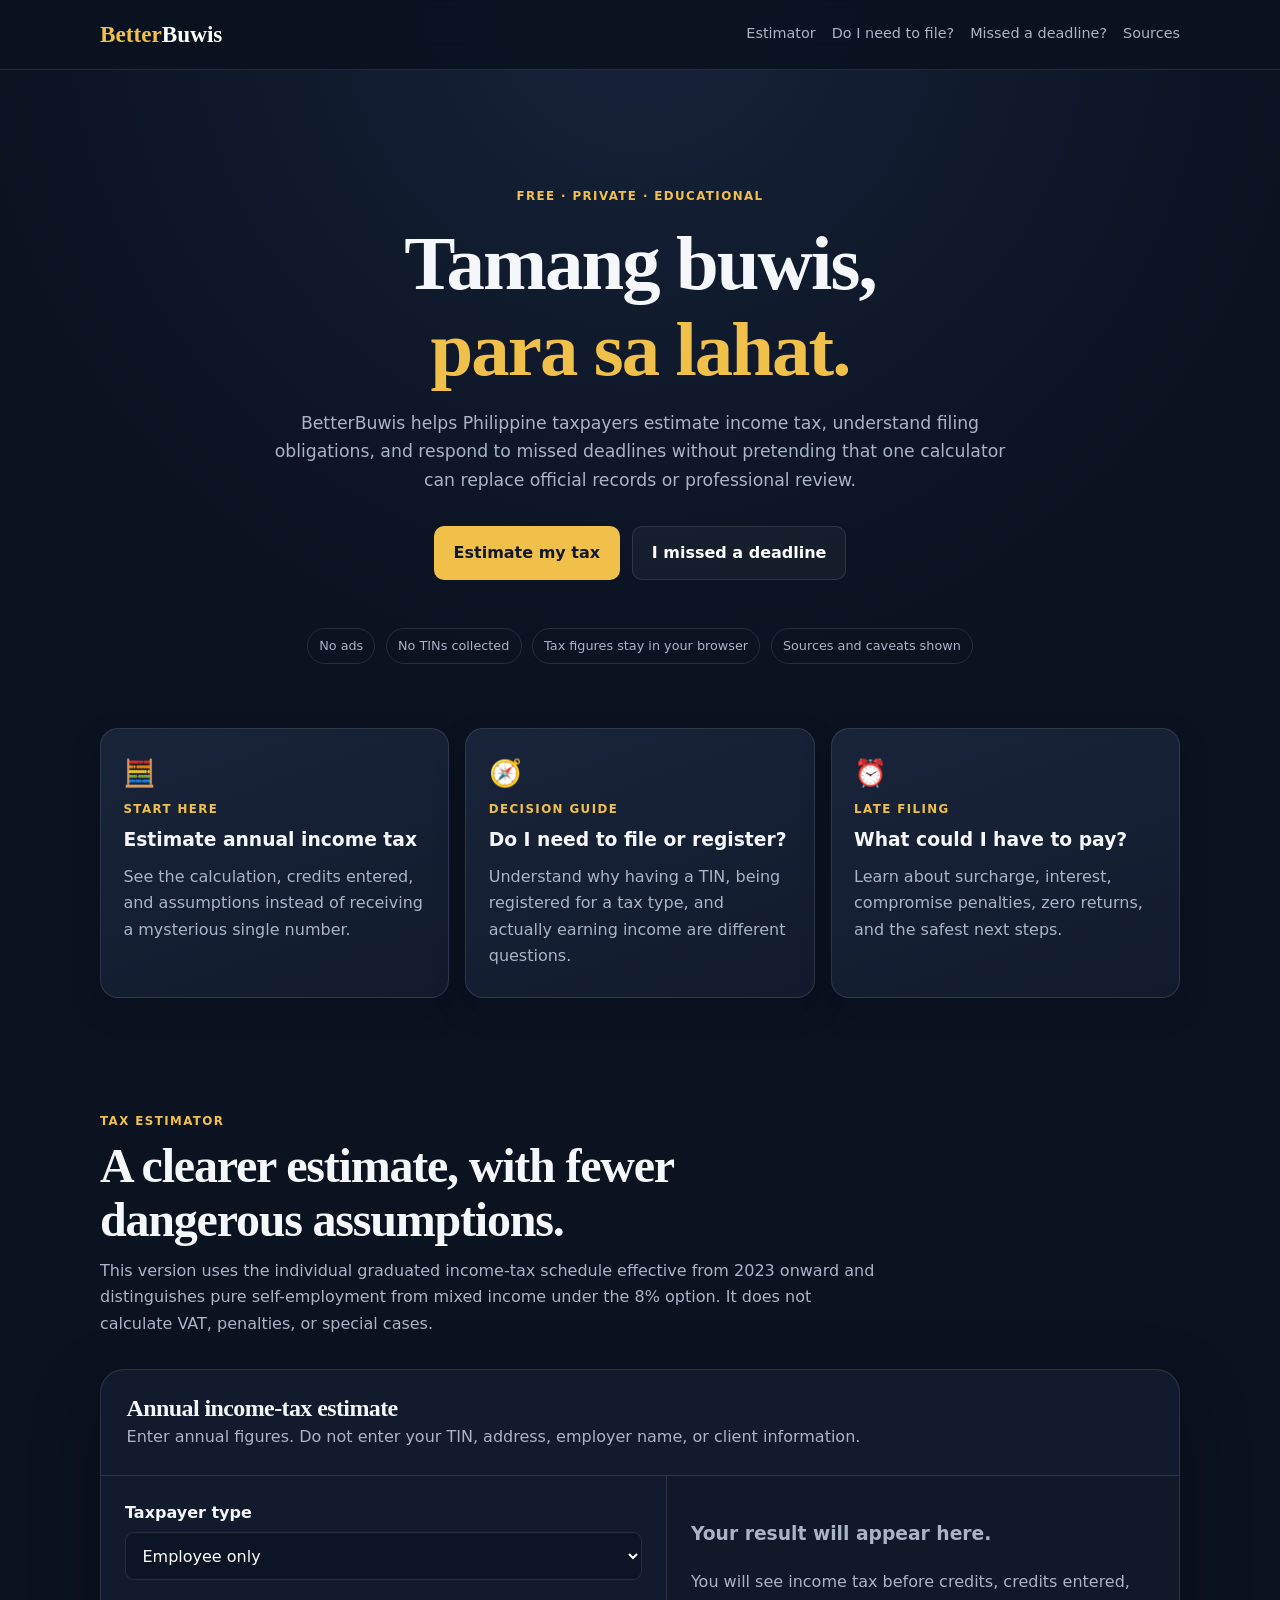
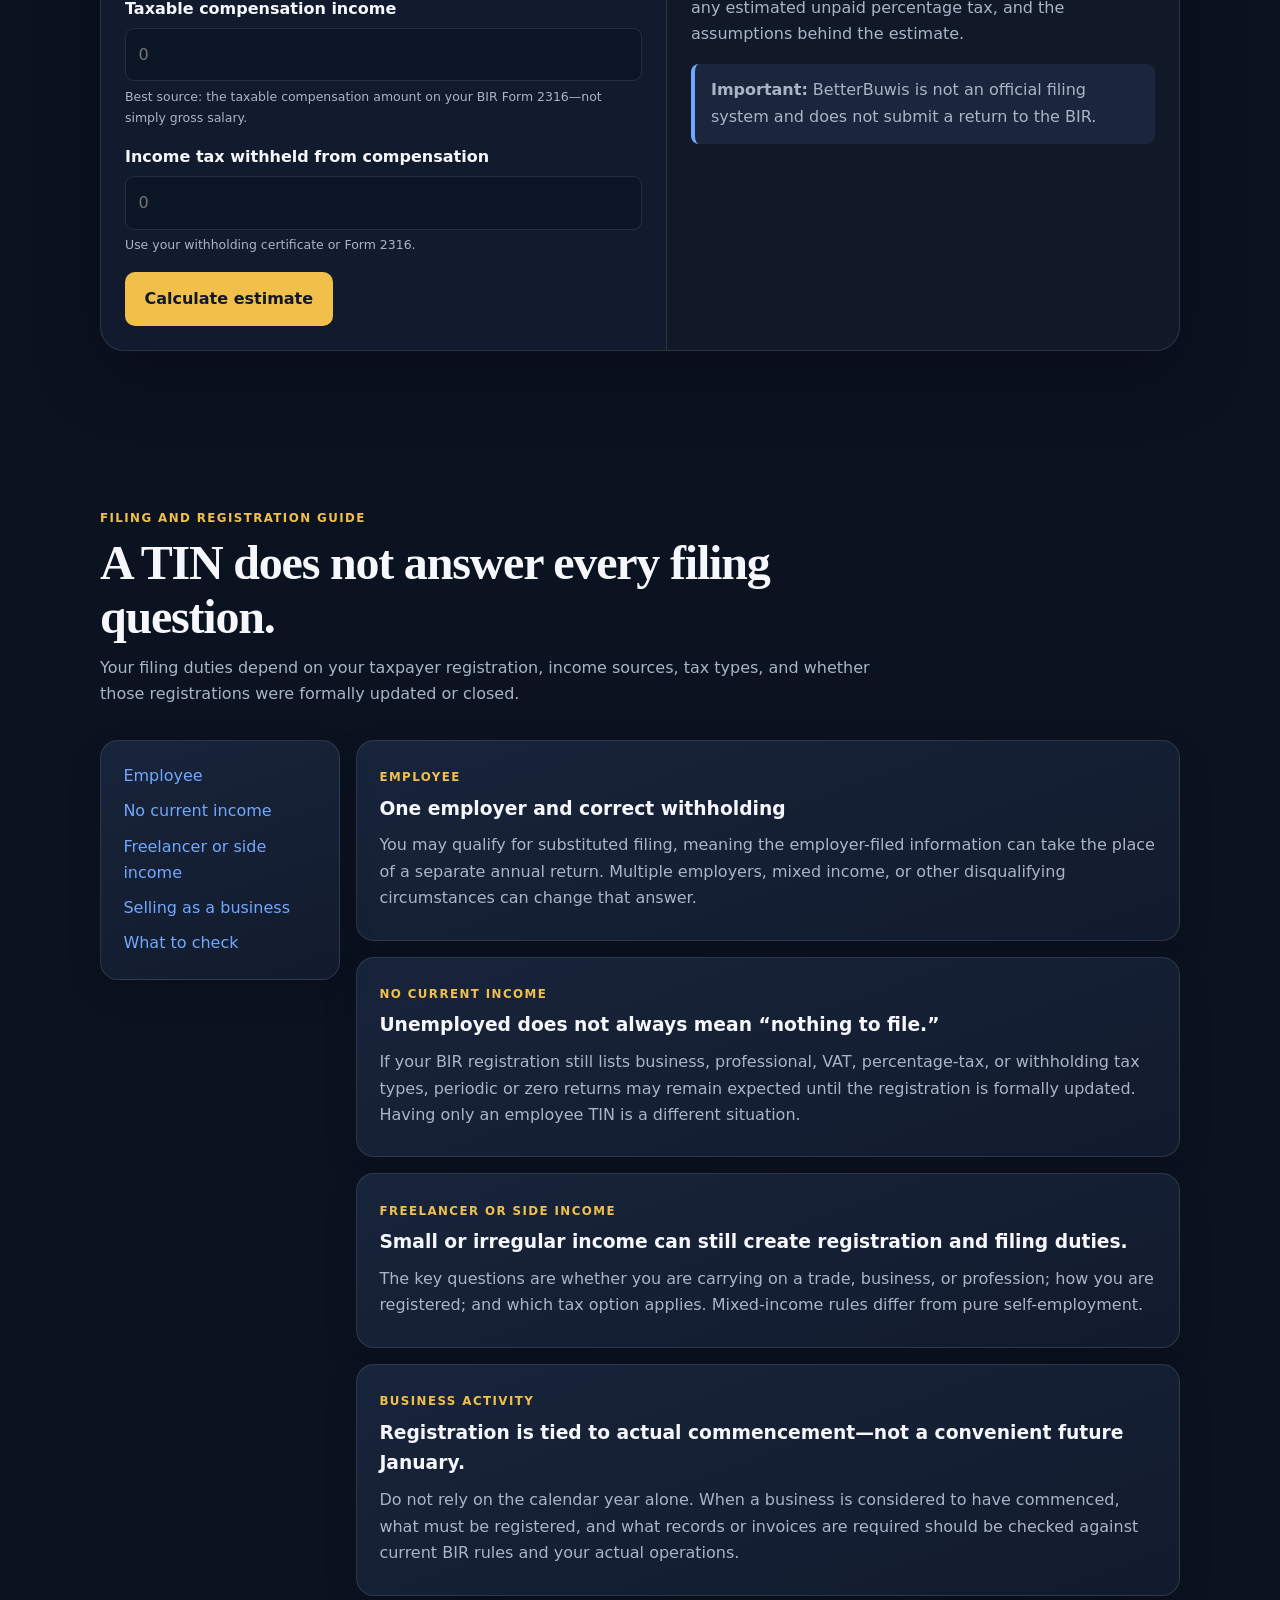
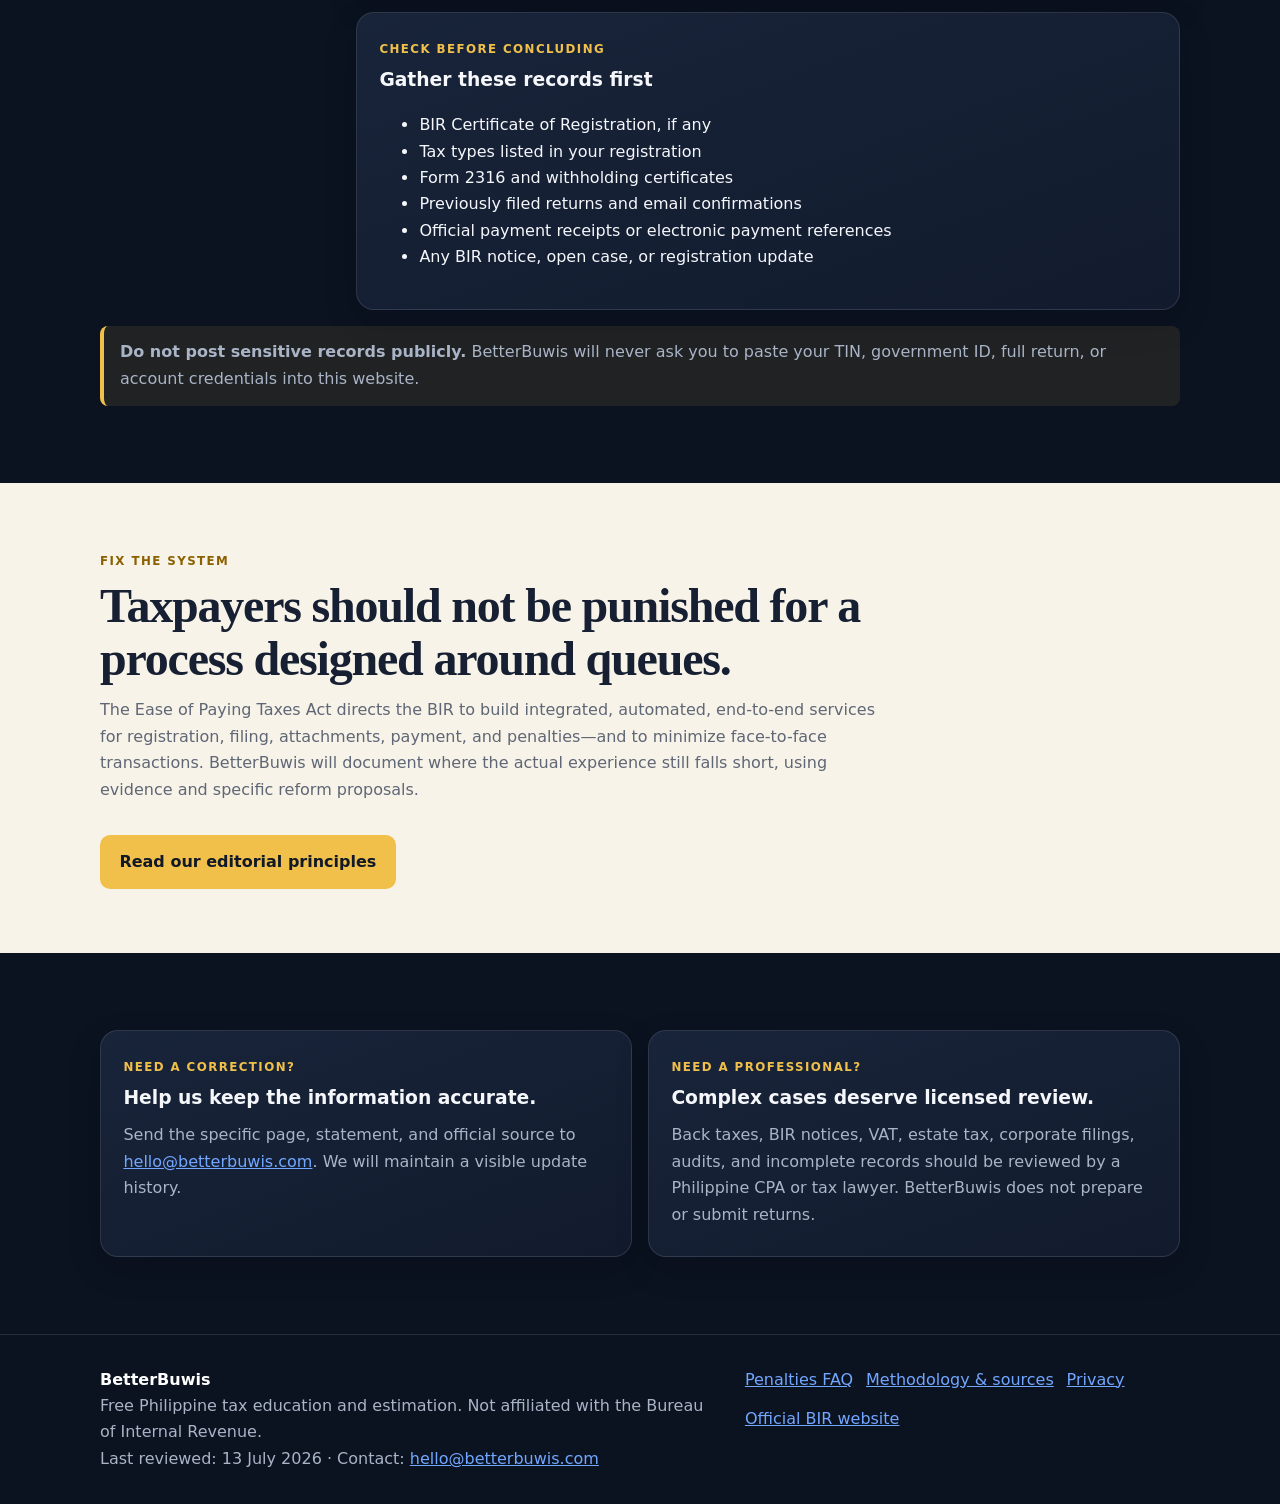
<file: index.html>
<!doctype html>
<html lang="en">
<head>
  <meta charset="utf-8">
  <meta name="viewport" content="width=device-width, initial-scale=1">
  <meta name="description" content="A free Philippine tax estimator and plain-language guide for employees, freelancers, and small businesses.">
  <title>BetterBuwis — Understand your Philippine tax obligations</title>
  <link rel="stylesheet" href="styles.css">
  <link rel="icon" type="image/svg+xml" href="data:image/svg+xml,<svg xmlns='http://www.w3.org/2000/svg' viewBox='0 0 64 64'><rect width='64' height='64' rx='12' fill='%230b1220'/><text x='5' y='47' font-family='Georgia' font-size='40' font-weight='900' fill='%23f0c04a'>B</text><text x='31' y='47' font-family='Georgia' font-size='40' font-weight='900' fill='%23ffffff'>B</text></svg>">
  <script async src="https://www.googletagmanager.com/gtag/js?id=G-RTG8ZBJ136"></script>
  <script>
    window.dataLayer = window.dataLayer || [];
    function gtag(){dataLayer.push(arguments);}
    gtag('js', new Date());
    gtag('config', 'G-RTG8ZBJ136', { anonymize_ip: true });
  </script>
  <script type="application/ld+json">
  {
    "@context": "https://schema.org",
    "@type": "WebSite",
    "name": "BetterBuwis",
    "url": "https://betterbuwis.com/",
    "description": "A free Philippine tax estimator and plain-language tax education website."
  }
  </script>
</head>
<body>
<a class="skip-link" href="#main">Skip to main content</a>
<header class="site-header">
  <nav class="nav" aria-label="Main navigation">
    <a class="brand" href="index.html">Better<span>Buwis</span></a>
    <div class="nav-links">
      <a href="#calculator">Estimator</a>
      <a href="#filing-guide">Do I need to file?</a>
      <a href="penalties.html">Missed a deadline?</a>
      <a href="methodology.html">Sources</a>
    </div>
  </nav>
</header>

<main id="main">
  <section class="hero">
    <span class="eyebrow">Free · Private · Educational</span>
    <h1>Tamang buwis,<br><em>para sa lahat.</em></h1>
    <p>BetterBuwis helps Philippine taxpayers estimate income tax, understand filing obligations, and respond to missed deadlines without pretending that one calculator can replace official records or professional review.</p>
    <div class="hero-actions">
      <a class="btn btn-primary" href="#calculator" onclick="track('hero_estimator_clicked')">Estimate my tax</a>
      <a class="btn btn-secondary" href="penalties.html" onclick="track('hero_penalties_clicked')">I missed a deadline</a>
    </div>
  </section>

  <div class="trust-row" aria-label="Service principles">
    <span>No ads</span>
    <span>No TINs collected</span>
    <span>Tax figures stay in your browser</span>
    <span>Sources and caveats shown</span>
  </div>

  <section class="section-tight">
    <div class="container">
      <div class="grid-3">
        <a class="card card-link" href="#calculator">
          <div class="card-icon">🧮</div>
          <div class="card-kicker">Start here</div>
          <h3>Estimate annual income tax</h3>
          <p>See the calculation, credits entered, and assumptions instead of receiving a mysterious single number.</p>
        </a>
        <a class="card card-link" href="#filing-guide">
          <div class="card-icon">🧭</div>
          <div class="card-kicker">Decision guide</div>
          <h3>Do I need to file or register?</h3>
          <p>Understand why having a TIN, being registered for a tax type, and actually earning income are different questions.</p>
        </a>
        <a class="card card-link" href="penalties.html">
          <div class="card-icon">⏰</div>
          <div class="card-kicker">Late filing</div>
          <h3>What could I have to pay?</h3>
          <p>Learn about surcharge, interest, compromise penalties, zero returns, and the safest next steps.</p>
        </a>
      </div>
    </div>
  </section>

  <section class="section" id="calculator">
    <div class="container">
      <div class="section-head">
        <div class="section-label">Tax estimator</div>
        <h2 class="section-title">A clearer estimate, with fewer dangerous assumptions.</h2>
        <p class="section-copy">This version uses the individual graduated income-tax schedule effective from 2023 onward and distinguishes pure self-employment from mixed income under the 8% option. It does not calculate VAT, penalties, or special cases.</p>
      </div>

      <div class="tool-shell">
        <div class="tool-head">
          <h2>Annual income-tax estimate</h2>
          <p>Enter annual figures. Do not enter your TIN, address, employer name, or client information.</p>
        </div>
        <div class="tool-grid">
          <form class="form-panel" id="taxCalculator">
            <div class="field">
              <label for="taxpayerType">Taxpayer type</label>
              <select id="taxpayerType" required>
                <option value="employee">Employee only</option>
                <option value="self">Self-employed / freelancer / sole proprietor</option>
                <option value="mixed">Mixed income: employee plus business or freelance income</option>
              </select>
            </div>

            <div id="compensationFields">
              <div class="field">
                <label for="taxableCompensation">Taxable compensation income</label>
                <input id="taxableCompensation" type="number" min="0" step="0.01" placeholder="0">
                <small>Best source: the taxable compensation amount on your BIR Form 2316—not simply gross salary.</small>
              </div>
              <div class="field">
                <label for="withheld">Income tax withheld from compensation</label>
                <input id="withheld" type="number" min="0" step="0.01" placeholder="0">
                <small>Use your withholding certificate or Form 2316.</small>
              </div>
            </div>

            <div id="businessFields" class="hidden">
              <div class="field-row">
                <div class="field">
                  <label for="grossBusiness">Gross business or professional receipts</label>
                  <input id="grossBusiness" type="number" min="0" step="0.01" placeholder="0">
                </div>
                <div class="field">
                  <label for="taxMethod">Income-tax method</label>
                  <select id="taxMethod">
                    <option value="8pct">8% option</option>
                    <option value="osd">Graduated rates with 40% OSD</option>
                    <option value="itemized">Graduated rates with itemized deductions</option>
                  </select>
                </div>
              </div>

              <div class="field hidden" id="deductionFields">
                <label for="itemizedExpenses">Potentially deductible business expenses</label>
                <input id="itemizedExpenses" type="number" min="0" step="0.01" placeholder="0">
                <small>Entering an amount does not establish deductibility. Documentation and tax rules still apply.</small>
              </div>

              <div class="field-row">
                <div class="field">
                  <label for="vatStatus">VAT status</label>
                  <select id="vatStatus">
                    <option value="nonvat">Non-VAT</option>
                    <option value="vat">VAT-registered</option>
                  </select>
                </div>
                <div class="field">
                  <label for="quarterlyIncomePaid">Quarterly income tax already paid</label>
                  <input id="quarterlyIncomePaid" type="number" min="0" step="0.01" placeholder="0">
                </div>
              </div>

              <div class="field">
                <label for="percentageTaxPaid">Quarterly percentage tax already paid</label>
                <input id="percentageTaxPaid" type="number" min="0" step="0.01" placeholder="0">
                <small>Used only for a non-VAT taxpayer on graduated rates. The 8% option generally replaces percentage tax.</small>
              </div>
              <div id="vatWarning" class="notice warn hidden"><strong>VAT warning:</strong> this estimator will calculate income tax only. It will not estimate VAT because reliable VAT calculations require invoice-level output and input tax information.</div>
            </div>

            <button class="btn btn-primary" type="submit">Calculate estimate</button>
          </form>

          <aside class="result-panel" aria-label="Estimator result">
            <div id="calculatorResult" class="result-empty">
              <h3>Your result will appear here.</h3>
              <p>You will see income tax before credits, credits entered, any estimated unpaid percentage tax, and the assumptions behind the estimate.</p>
              <div class="notice"><strong>Important:</strong> BetterBuwis is not an official filing system and does not submit a return to the BIR.</div>
            </div>
          </aside>
        </div>
      </div>
    </div>
  </section>

  <section class="section" id="filing-guide">
    <div class="container">
      <div class="section-head">
        <div class="section-label">Filing and registration guide</div>
        <h2 class="section-title">A TIN does not answer every filing question.</h2>
        <p class="section-copy">Your filing duties depend on your taxpayer registration, income sources, tax types, and whether those registrations were formally updated or closed.</p>
      </div>

      <div class="pathway">
        <nav class="path-nav card" aria-label="Guide sections">
          <a href="#employee-guide">Employee</a>
          <a href="#no-income-guide">No current income</a>
          <a href="#freelancer-guide">Freelancer or side income</a>
          <a href="#business-guide">Selling as a business</a>
          <a href="#records-guide">What to check</a>
        </nav>
        <div class="path-content">
          <article class="card" id="employee-guide">
            <div class="card-kicker">Employee</div>
            <h3>One employer and correct withholding</h3>
            <p>You may qualify for substituted filing, meaning the employer-filed information can take the place of a separate annual return. Multiple employers, mixed income, or other disqualifying circumstances can change that answer.</p>
          </article>
          <article class="card" id="no-income-guide">
            <div class="card-kicker">No current income</div>
            <h3>Unemployed does not always mean “nothing to file.”</h3>
            <p>If your BIR registration still lists business, professional, VAT, percentage-tax, or withholding tax types, periodic or zero returns may remain expected until the registration is formally updated. Having only an employee TIN is a different situation.</p>
          </article>
          <article class="card" id="freelancer-guide">
            <div class="card-kicker">Freelancer or side income</div>
            <h3>Small or irregular income can still create registration and filing duties.</h3>
            <p>The key questions are whether you are carrying on a trade, business, or profession; how you are registered; and which tax option applies. Mixed-income rules differ from pure self-employment.</p>
          </article>
          <article class="card" id="business-guide">
            <div class="card-kicker">Business activity</div>
            <h3>Registration is tied to actual commencement—not a convenient future January.</h3>
            <p>Do not rely on the calendar year alone. When a business is considered to have commenced, what must be registered, and what records or invoices are required should be checked against current BIR rules and your actual operations.</p>
          </article>
          <article class="card" id="records-guide">
            <div class="card-kicker">Check before concluding</div>
            <h3>Gather these records first</h3>
            <ul>
              <li>BIR Certificate of Registration, if any</li>
              <li>Tax types listed in your registration</li>
              <li>Form 2316 and withholding certificates</li>
              <li>Previously filed returns and email confirmations</li>
              <li>Official payment receipts or electronic payment references</li>
              <li>Any BIR notice, open case, or registration update</li>
            </ul>
          </article>
        </div>
      </div>
      <div class="notice warn" style="margin-top:1rem"><strong>Do not post sensitive records publicly.</strong> BetterBuwis will never ask you to paste your TIN, government ID, full return, or account credentials into this website.</div>
    </div>
  </section>

  <section class="callout-band">
    <div class="container">
      <div class="section-head">
        <div class="section-label" style="color:#8a6100">Fix the system</div>
        <h2 class="section-title">Taxpayers should not be punished for a process designed around queues.</h2>
        <p class="section-copy">The Ease of Paying Taxes Act directs the BIR to build integrated, automated, end-to-end services for registration, filing, attachments, payment, and penalties—and to minimize face-to-face transactions. BetterBuwis will document where the actual experience still falls short, using evidence and specific reform proposals.</p>
      </div>
      <a class="btn btn-primary" href="methodology.html#editorial">Read our editorial principles</a>
    </div>
  </section>

  <section class="section">
    <div class="container">
      <div class="grid-2">
        <div class="card">
          <div class="card-kicker">Need a correction?</div>
          <h3>Help us keep the information accurate.</h3>
          <p>Send the specific page, statement, and official source to <a href="mailto:hello@betterbuwis.com">hello@betterbuwis.com</a>. We will maintain a visible update history.</p>
        </div>
        <div class="card">
          <div class="card-kicker">Need a professional?</div>
          <h3>Complex cases deserve licensed review.</h3>
          <p>Back taxes, BIR notices, VAT, estate tax, corporate filings, audits, and incomplete records should be reviewed by a Philippine CPA or tax lawyer. BetterBuwis does not prepare or submit returns.</p>
        </div>
      </div>
    </div>
  </section>
</main>

<footer class="site-footer">
  <div class="footer-inner">
    <div>
      <strong style="color:white">BetterBuwis</strong><br>
      Free Philippine tax education and estimation. Not affiliated with the Bureau of Internal Revenue.<br>
      Last reviewed: 13 July 2026 · Contact: <a href="mailto:hello@betterbuwis.com">hello@betterbuwis.com</a>
    </div>
    <div class="footer-links">
      <a href="penalties.html">Penalties FAQ</a>
      <a href="methodology.html">Methodology & sources</a>
      <a href="privacy.html">Privacy</a>
      <a href="https://www.bir.gov.ph/" rel="noopener">Official BIR website</a>
    </div>
  </div>
</footer>
<script src="app.js"></script>
</body>
</html>
</file>
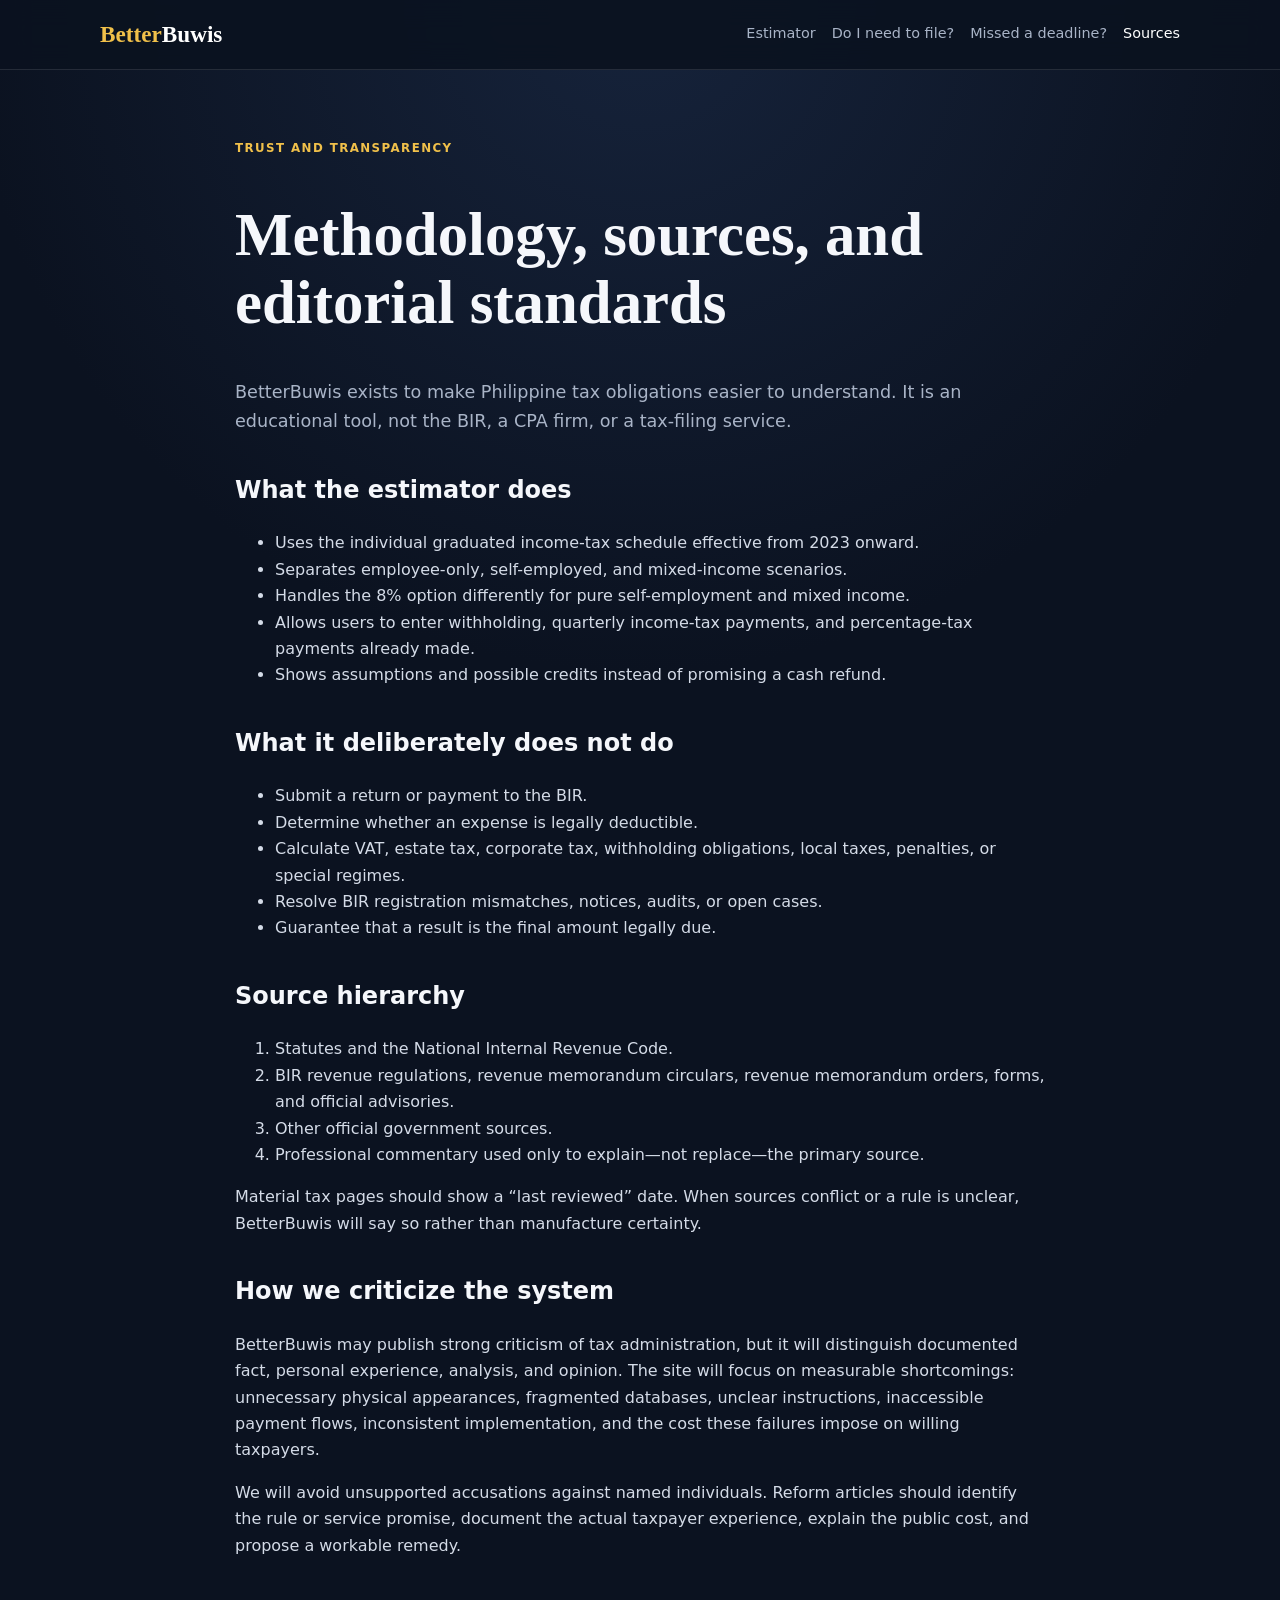
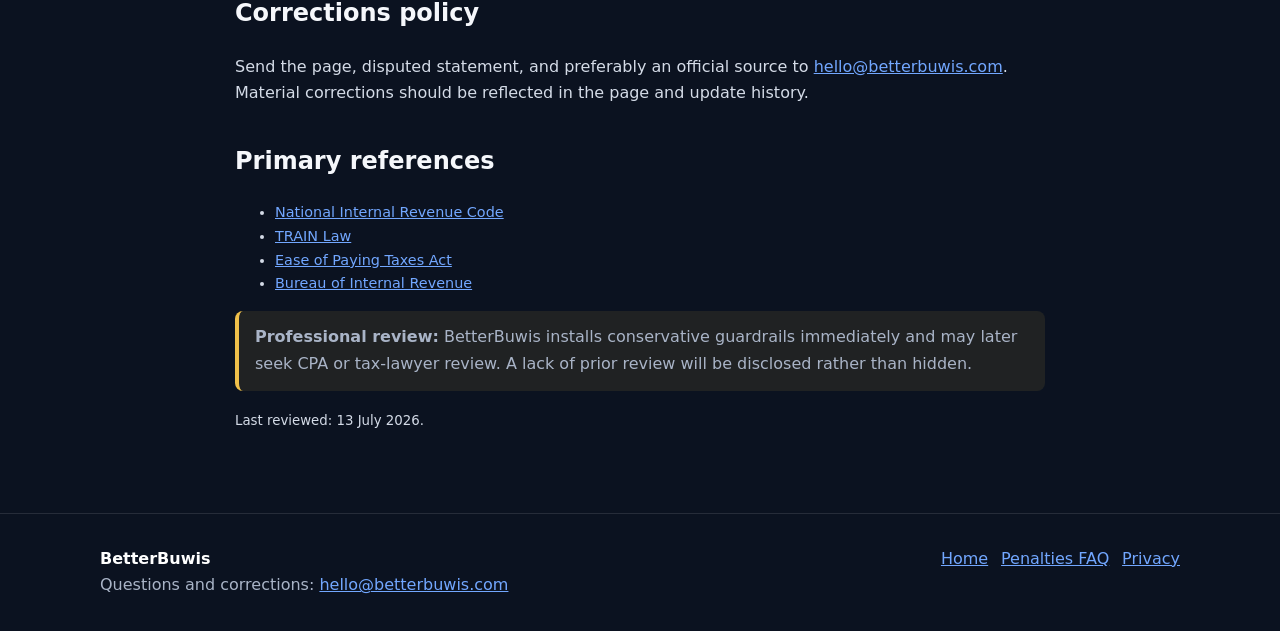
<file: methodology.html>
<!doctype html><html lang="en"><head><meta charset="utf-8"><meta name="viewport" content="width=device-width,initial-scale=1"><meta name="description" content="How BetterBuwis calculates estimates, verifies sources, and publishes tax-system criticism."><title>Methodology and sources — BetterBuwis</title><link rel="stylesheet" href="styles.css"></head><body><a class="skip-link" href="#main">Skip to main content</a><header class="site-header"><nav class="nav"><a class="brand" href="index.html">Better<span>Buwis</span></a><div class="nav-links"><a href="index.html#calculator">Estimator</a><a href="index.html#filing-guide">Do I need to file?</a><a href="penalties.html">Missed a deadline?</a><a aria-current="page" href="methodology.html">Sources</a></div></nav></header><main id="main" class="article"><span class="eyebrow">Trust and transparency</span><h1>Methodology, sources, and editorial standards</h1><p class="lede">BetterBuwis exists to make Philippine tax obligations easier to understand. It is an educational tool, not the BIR, a CPA firm, or a tax-filing service.</p><h2>What the estimator does</h2><ul><li>Uses the individual graduated income-tax schedule effective from 2023 onward.</li><li>Separates employee-only, self-employed, and mixed-income scenarios.</li><li>Handles the 8% option differently for pure self-employment and mixed income.</li><li>Allows users to enter withholding, quarterly income-tax payments, and percentage-tax payments already made.</li><li>Shows assumptions and possible credits instead of promising a cash refund.</li></ul><h2>What it deliberately does not do</h2><ul><li>Submit a return or payment to the BIR.</li><li>Determine whether an expense is legally deductible.</li><li>Calculate VAT, estate tax, corporate tax, withholding obligations, local taxes, penalties, or special regimes.</li><li>Resolve BIR registration mismatches, notices, audits, or open cases.</li><li>Guarantee that a result is the final amount legally due.</li></ul><h2>Source hierarchy</h2><ol><li>Statutes and the National Internal Revenue Code.</li><li>BIR revenue regulations, revenue memorandum circulars, revenue memorandum orders, forms, and official advisories.</li><li>Other official government sources.</li><li>Professional commentary used only to explain—not replace—the primary source.</li></ol><p>Material tax pages should show a “last reviewed” date. When sources conflict or a rule is unclear, BetterBuwis will say so rather than manufacture certainty.</p><h2 id="editorial">How we criticize the system</h2><p>BetterBuwis may publish strong criticism of tax administration, but it will distinguish documented fact, personal experience, analysis, and opinion. The site will focus on measurable shortcomings: unnecessary physical appearances, fragmented databases, unclear instructions, inaccessible payment flows, inconsistent implementation, and the cost these failures impose on willing taxpayers.</p><p>We will avoid unsupported accusations against named individuals. Reform articles should identify the rule or service promise, document the actual taxpayer experience, explain the public cost, and propose a workable remedy.</p><h2>Corrections policy</h2><p>Send the page, disputed statement, and preferably an official source to <a href="mailto:hello@betterbuwis.com">hello@betterbuwis.com</a>. Material corrections should be reflected in the page and update history.</p><h2>Primary references</h2><ul class="source-list"><li><a href="https://lawphil.net/statutes/repacts/ra1997/ra_8424_1997.html" rel="noopener">National Internal Revenue Code</a></li><li><a href="https://lawphil.net/statutes/repacts/ra2017/ra_10963_2017.html" rel="noopener">TRAIN Law</a></li><li><a href="https://lawphil.net/statutes/repacts/ra2024/ra_11976_2024.html" rel="noopener">Ease of Paying Taxes Act</a></li><li><a href="https://www.bir.gov.ph/" rel="noopener">Bureau of Internal Revenue</a></li></ul><div class="notice warn"><strong>Professional review:</strong> BetterBuwis installs conservative guardrails immediately and may later seek CPA or tax-lawyer review. A lack of prior review will be disclosed rather than hidden.</div><p><small>Last reviewed: 13 July 2026.</small></p></main><footer class="site-footer"><div class="footer-inner"><div><strong style="color:white">BetterBuwis</strong><br>Questions and corrections: <a href="mailto:hello@betterbuwis.com">hello@betterbuwis.com</a></div><div class="footer-links"><a href="index.html">Home</a><a href="penalties.html">Penalties FAQ</a><a href="privacy.html">Privacy</a></div></div></footer></body></html>
</file>
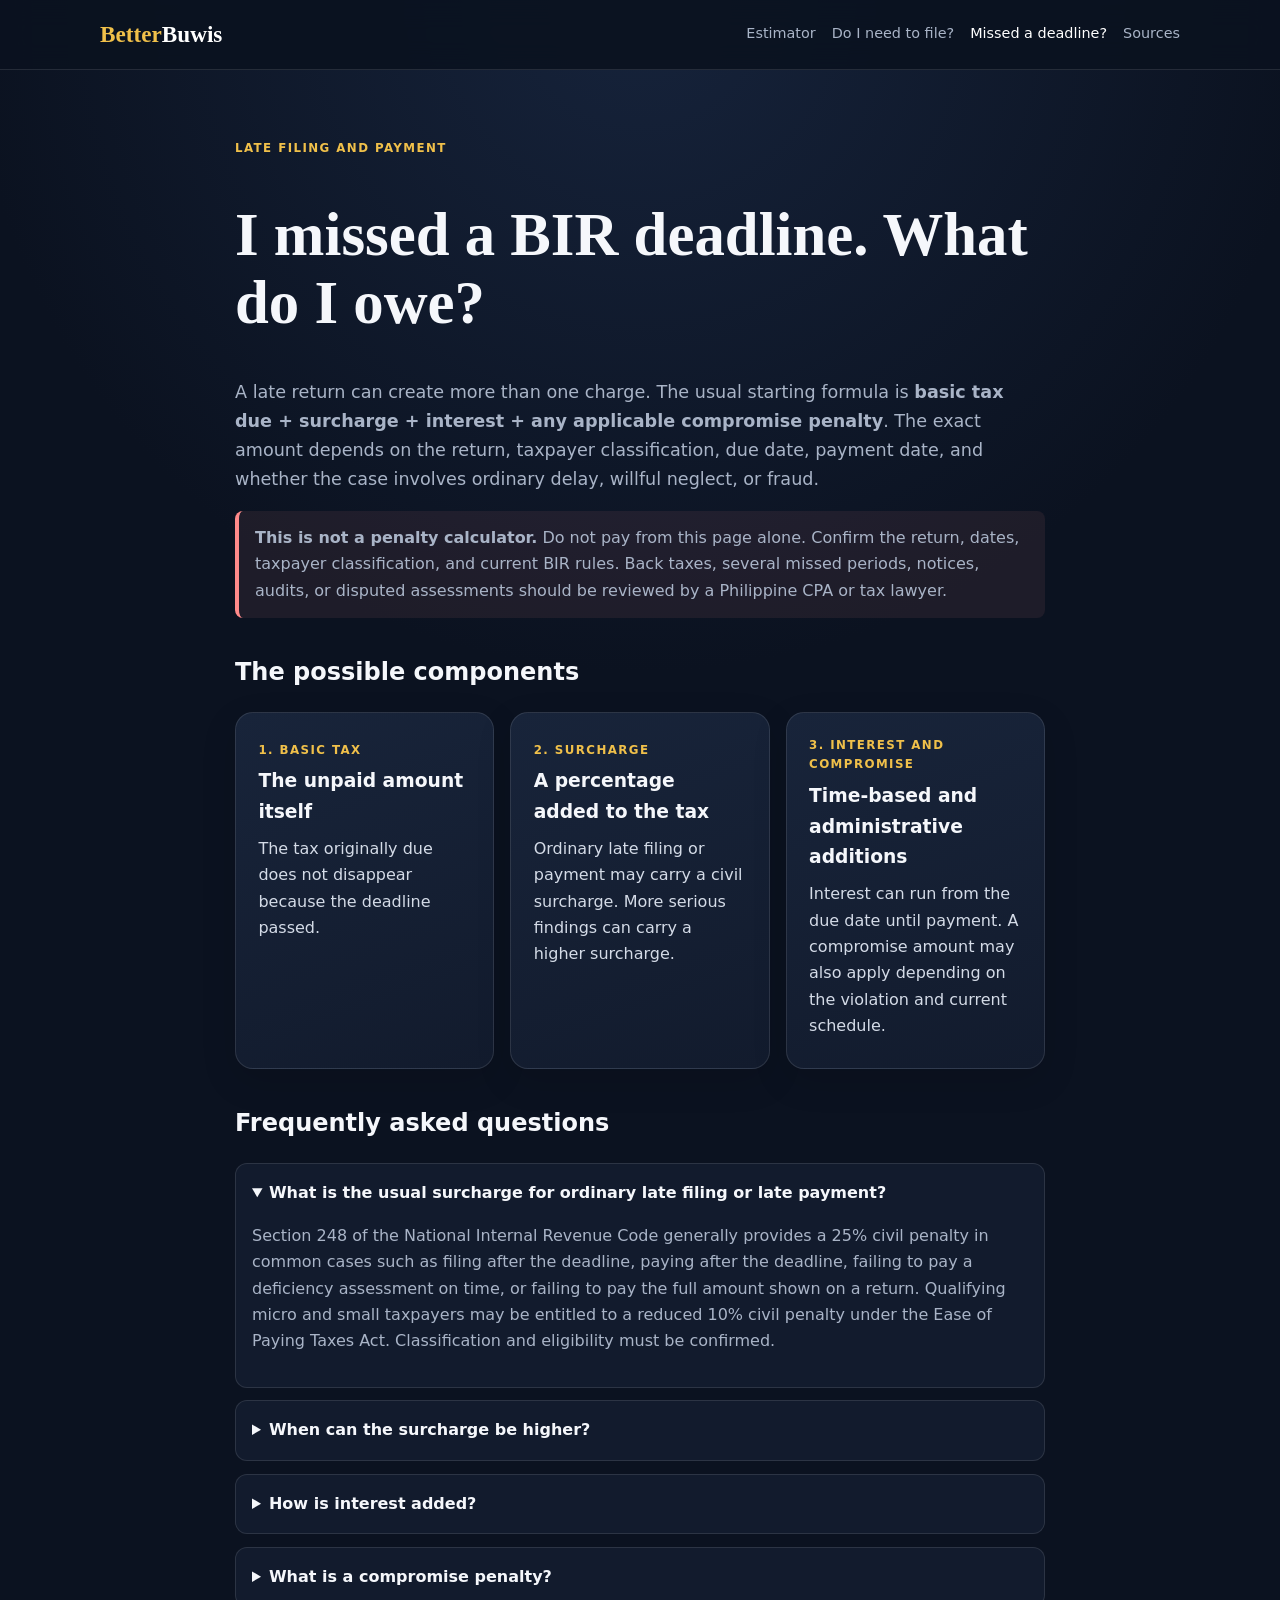
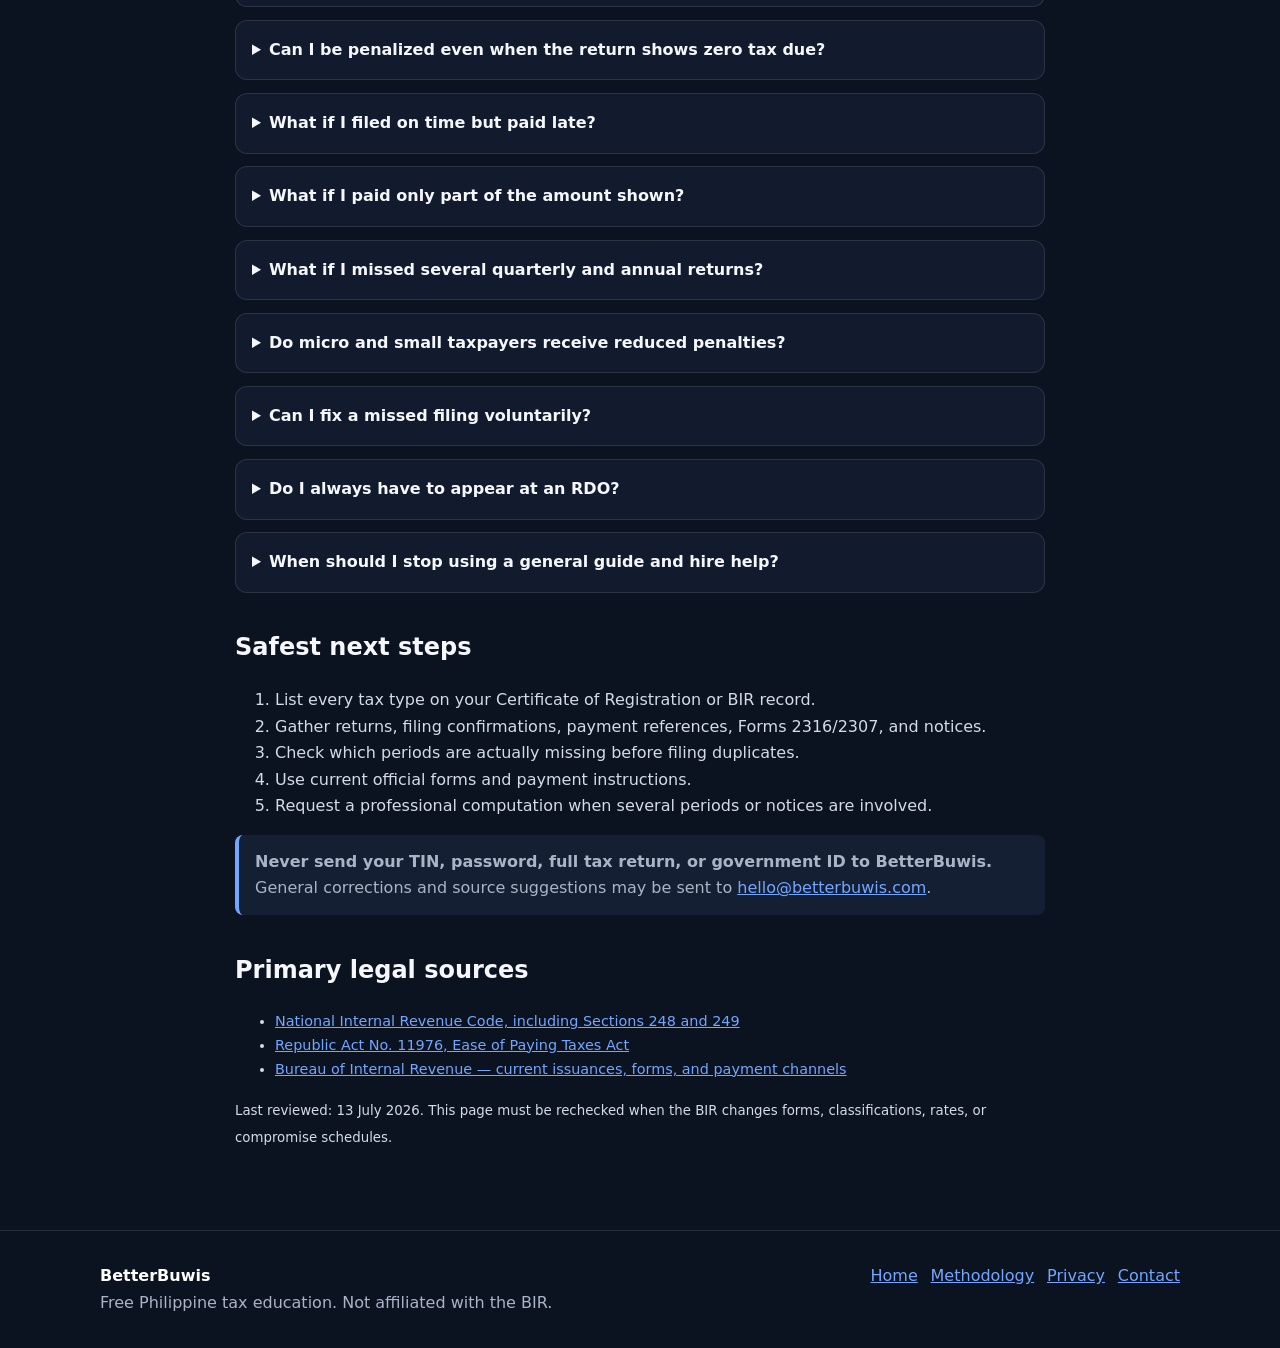
<file: penalties.html>
<!doctype html><html lang="en"><head><meta charset="utf-8"><meta name="viewport" content="width=device-width,initial-scale=1"><meta name="description" content="Plain-language FAQ on possible BIR penalties for late filing and late payment in the Philippines."><title>I missed a BIR deadline — BetterBuwis</title><link rel="stylesheet" href="styles.css"><script async src="https://www.googletagmanager.com/gtag/js?id=G-RTG8ZBJ136"></script><script>window.dataLayer=window.dataLayer||[];function gtag(){dataLayer.push(arguments)}gtag('js',new Date());gtag('config','G-RTG8ZBJ136',{anonymize_ip:true});</script></head><body><a class="skip-link" href="#main">Skip to main content</a><header class="site-header"><nav class="nav"><a class="brand" href="index.html">Better<span>Buwis</span></a><div class="nav-links"><a href="index.html#calculator">Estimator</a><a href="index.html#filing-guide">Do I need to file?</a><a aria-current="page" href="penalties.html">Missed a deadline?</a><a href="methodology.html">Sources</a></div></nav></header><main id="main" class="article"><span class="eyebrow">Late filing and payment</span><h1>I missed a BIR deadline. What do I owe?</h1><p class="lede">A late return can create more than one charge. The usual starting formula is <strong>basic tax due + surcharge + interest + any applicable compromise penalty</strong>. The exact amount depends on the return, taxpayer classification, due date, payment date, and whether the case involves ordinary delay, willful neglect, or fraud.</p><div class="notice danger"><strong>This is not a penalty calculator.</strong> Do not pay from this page alone. Confirm the return, dates, taxpayer classification, and current BIR rules. Back taxes, several missed periods, notices, audits, or disputed assessments should be reviewed by a Philippine CPA or tax lawyer.</div><h2>The possible components</h2><div class="grid-3"><div class="card"><div class="card-kicker">1. Basic tax</div><h3>The unpaid amount itself</h3><p>The tax originally due does not disappear because the deadline passed.</p></div><div class="card"><div class="card-kicker">2. Surcharge</div><h3>A percentage added to the tax</h3><p>Ordinary late filing or payment may carry a civil surcharge. More serious findings can carry a higher surcharge.</p></div><div class="card"><div class="card-kicker">3. Interest and compromise</div><h3>Time-based and administrative additions</h3><p>Interest can run from the due date until payment. A compromise amount may also apply depending on the violation and current schedule.</p></div></div><h2>Frequently asked questions</h2><div class="faq"><details open><summary>What is the usual surcharge for ordinary late filing or late payment?</summary><p>Section 248 of the National Internal Revenue Code generally provides a 25% civil penalty in common cases such as filing after the deadline, paying after the deadline, failing to pay a deficiency assessment on time, or failing to pay the full amount shown on a return. Qualifying micro and small taxpayers may be entitled to a reduced 10% civil penalty under the Ease of Paying Taxes Act. Classification and eligibility must be confirmed.</p></details><details><summary>When can the surcharge be higher?</summary><p>A 50% surcharge may apply in cases involving willful neglect to file or a false or fraudulent return. Do not self-classify a mistake as fraud—or assume it is harmless. Obtain professional advice if records are incomplete, income was omitted, or the BIR has issued a notice.</p></details><details><summary>How is interest added?</summary><p>Interest may run on unpaid tax from the statutory due date until full payment. The applicable rate is tied to the legal interest framework in the Tax Code. The Ease of Paying Taxes Act provides a reduced rate for qualifying micro and small taxpayers. Because rates and classifications matter, BetterBuwis does not yet compute interest automatically.</p></details><details><summary>What is a compromise penalty?</summary><p>It is an amount the BIR may use to settle certain violations without pursuing criminal prosecution, subject to the applicable schedule and authority. It is separate from the basic tax, surcharge, and interest. The amount can depend on the type of return, tax due, delay, and violation.</p></details><details><summary>Can I be penalized even when the return shows zero tax due?</summary><p>Yes. A filing obligation can exist even when no tax is payable. A registered tax type may require a periodic or zero return until the registration is formally updated or closed. Late or non-filed information and zero returns may still attract penalties or open cases.</p></details><details><summary>What if I filed on time but paid late?</summary><p>Late payment can still trigger surcharge and interest even when the return itself was submitted by the deadline. Keep the filing confirmation and payment reference because they establish different dates.</p></details><details><summary>What if I paid only part of the amount shown?</summary><p>The unpaid balance may continue to attract applicable additions. Partial payment does not necessarily stop all consequences. Preserve official payment references and seek a computation based on the actual dates and remaining balance.</p></details><details><summary>What if I missed several quarterly and annual returns?</summary><p>Each required return and filing period can be treated separately. A year of inactivity does not automatically erase obligations attached to an active registration. First obtain a list of registered tax types and filed returns; then reconcile period by period before paying anything.</p></details><details><summary>Do micro and small taxpayers receive reduced penalties?</summary><p>The Ease of Paying Taxes Act introduced reduced civil penalties and interest treatment for qualifying micro and small taxpayers, plus reduced amounts for certain information-return, invoicing, and registration violations. Do not assume the reduction applies until your classification and the particular violation are confirmed.</p></details><details><summary>Can I fix a missed filing voluntarily?</summary><p>Often the safest first move is to identify the correct return, verify whether it was already filed, compute the tax and additions using official rules, then file and pay through an available authorized channel. Voluntary correction does not guarantee that every penalty is waived, but delaying further can increase interest and complexity.</p></details><details><summary>Do I always have to appear at an RDO?</summary><p>No. Filing and payment options vary by return, registration status, and system access. Some steps can be completed through eBIRForms, eFPS, authorized agent banks, or electronic payment channels. Other registration corrections, open cases, or account mismatches may still require RDO action. Check the current official BIR instructions for the specific transaction before joining a queue.</p></details><details><summary>When should I stop using a general guide and hire help?</summary><p>Get licensed help for a BIR notice, audit, assessment, VAT, estate or corporate tax, several missing periods, lost records, disputed income, possible fraud exposure, or a payment that the BIR system does not recognize.</p></details></div><h2>Safest next steps</h2><ol><li>List every tax type on your Certificate of Registration or BIR record.</li><li>Gather returns, filing confirmations, payment references, Forms 2316/2307, and notices.</li><li>Check which periods are actually missing before filing duplicates.</li><li>Use current official forms and payment instructions.</li><li>Request a professional computation when several periods or notices are involved.</li></ol><div class="notice"><strong>Never send your TIN, password, full tax return, or government ID to BetterBuwis.</strong> General corrections and source suggestions may be sent to <a href="mailto:hello@betterbuwis.com">hello@betterbuwis.com</a>.</div><h2>Primary legal sources</h2><ul class="source-list"><li><a href="https://lawphil.net/statutes/repacts/ra1997/ra_8424_1997.html" rel="noopener">National Internal Revenue Code, including Sections 248 and 249</a></li><li><a href="https://lawphil.net/statutes/repacts/ra2024/ra_11976_2024.html" rel="noopener">Republic Act No. 11976, Ease of Paying Taxes Act</a></li><li><a href="https://www.bir.gov.ph/" rel="noopener">Bureau of Internal Revenue — current issuances, forms, and payment channels</a></li></ul><p><small>Last reviewed: 13 July 2026. This page must be rechecked when the BIR changes forms, classifications, rates, or compromise schedules.</small></p></main><footer class="site-footer"><div class="footer-inner"><div><strong style="color:white">BetterBuwis</strong><br>Free Philippine tax education. Not affiliated with the BIR.</div><div class="footer-links"><a href="index.html">Home</a><a href="methodology.html">Methodology</a><a href="privacy.html">Privacy</a><a href="mailto:hello@betterbuwis.com">Contact</a></div></div></footer></body></html>
</file>
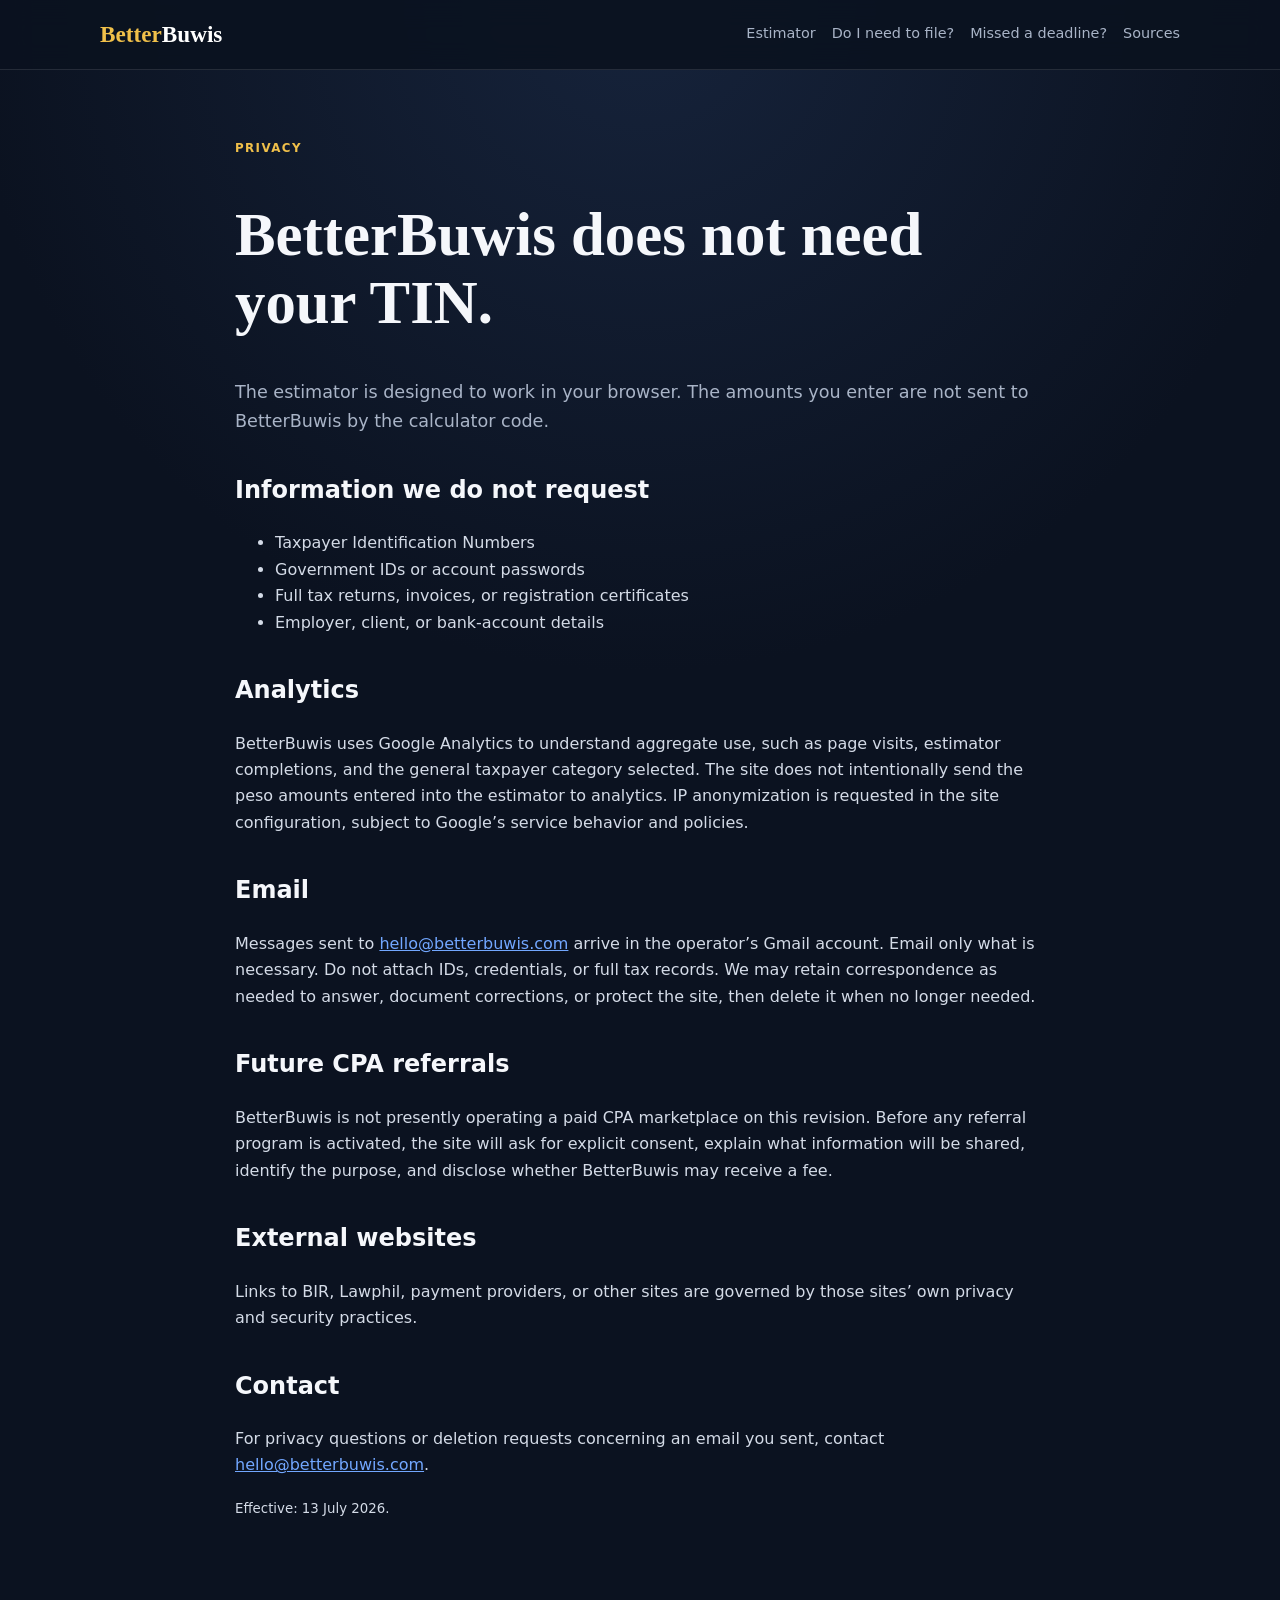
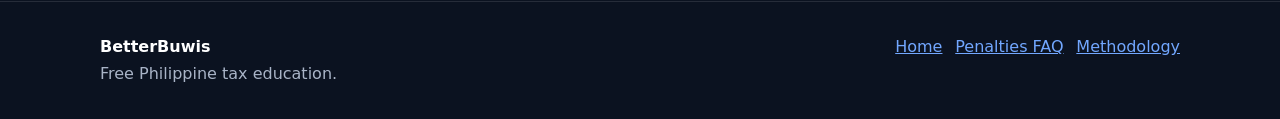
<file: privacy.html>
<!doctype html><html lang="en"><head><meta charset="utf-8"><meta name="viewport" content="width=device-width,initial-scale=1"><meta name="description" content="BetterBuwis privacy notice."><title>Privacy — BetterBuwis</title><link rel="stylesheet" href="styles.css"></head><body><a class="skip-link" href="#main">Skip to main content</a><header class="site-header"><nav class="nav"><a class="brand" href="index.html">Better<span>Buwis</span></a><div class="nav-links"><a href="index.html#calculator">Estimator</a><a href="index.html#filing-guide">Do I need to file?</a><a href="penalties.html">Missed a deadline?</a><a href="methodology.html">Sources</a></div></nav></header><main id="main" class="article"><span class="eyebrow">Privacy</span><h1>BetterBuwis does not need your TIN.</h1><p class="lede">The estimator is designed to work in your browser. The amounts you enter are not sent to BetterBuwis by the calculator code.</p><h2>Information we do not request</h2><ul><li>Taxpayer Identification Numbers</li><li>Government IDs or account passwords</li><li>Full tax returns, invoices, or registration certificates</li><li>Employer, client, or bank-account details</li></ul><h2>Analytics</h2><p>BetterBuwis uses Google Analytics to understand aggregate use, such as page visits, estimator completions, and the general taxpayer category selected. The site does not intentionally send the peso amounts entered into the estimator to analytics. IP anonymization is requested in the site configuration, subject to Google’s service behavior and policies.</p><h2>Email</h2><p>Messages sent to <a href="mailto:hello@betterbuwis.com">hello@betterbuwis.com</a> arrive in the operator’s Gmail account. Email only what is necessary. Do not attach IDs, credentials, or full tax records. We may retain correspondence as needed to answer, document corrections, or protect the site, then delete it when no longer needed.</p><h2>Future CPA referrals</h2><p>BetterBuwis is not presently operating a paid CPA marketplace on this revision. Before any referral program is activated, the site will ask for explicit consent, explain what information will be shared, identify the purpose, and disclose whether BetterBuwis may receive a fee.</p><h2>External websites</h2><p>Links to BIR, Lawphil, payment providers, or other sites are governed by those sites’ own privacy and security practices.</p><h2>Contact</h2><p>For privacy questions or deletion requests concerning an email you sent, contact <a href="mailto:hello@betterbuwis.com">hello@betterbuwis.com</a>.</p><p><small>Effective: 13 July 2026.</small></p></main><footer class="site-footer"><div class="footer-inner"><div><strong style="color:white">BetterBuwis</strong><br>Free Philippine tax education.</div><div class="footer-links"><a href="index.html">Home</a><a href="penalties.html">Penalties FAQ</a><a href="methodology.html">Methodology</a></div></div></footer></body></html>
</file>
<file: styles.css>
:root{--bg:#0b1220;--surface:#121b2d;--surface2:#18243a;--paper:#f7f3e8;--text:#f5f7fb;--muted:#a9b4c7;--gold:#f0c04a;--blue:#72a7ff;--green:#55d6a1;--red:#ff8a8a;--border:rgba(255,255,255,.11);--shadow:0 24px 70px rgba(0,0,0,.28);--radius:18px;--max:1120px}*{box-sizing:border-box}html{scroll-behavior:smooth}body{margin:0;font-family:Inter,ui-sans-serif,system-ui,-apple-system,BlinkMacSystemFont,"Segoe UI",sans-serif;background:radial-gradient(circle at top,#16233b 0,var(--bg) 42rem);color:var(--text);line-height:1.65}a{color:var(--blue)}a:hover{color:#a8c8ff}button,input,select{font:inherit}button{cursor:pointer}.hidden{display:none!important}.skip-link{position:absolute;left:-9999px;z-index:999;background:#fff;color:#111;padding:.8rem 1rem}.skip-link:focus{left:1rem;top:1rem}.site-header{position:sticky;top:0;z-index:50;border-bottom:1px solid var(--border);background:rgba(11,18,32,.9);backdrop-filter:blur(14px)}.nav{max-width:var(--max);margin:auto;padding:.95rem 1.25rem;display:flex;align-items:center;justify-content:space-between;gap:1rem}.brand{color:var(--gold);font-family:Georgia,"Times New Roman",serif;font-weight:900;font-size:1.45rem;text-decoration:none}.brand span{color:#fff}.nav-links{display:flex;align-items:center;gap:1rem;flex-wrap:wrap}.nav-links a{color:var(--muted);text-decoration:none;font-size:.9rem}.nav-links a:hover,.nav-links a[aria-current=page]{color:#fff}main{min-height:70vh}.container{max-width:var(--max);margin:auto;padding:0 1.25rem}.hero{max-width:900px;margin:auto;padding:7rem 1.25rem 3rem;text-align:center}.eyebrow,.section-label,.card-kicker{display:inline-block;color:var(--gold);font-size:.74rem;font-weight:800;letter-spacing:.12em;text-transform:uppercase}.hero h1,.section-title,.tool-head h2{font-family:Georgia,"Times New Roman",serif;line-height:1.12;letter-spacing:-.025em}.hero h1{font-size:clamp(2.5rem,7vw,4.8rem);margin:.8rem 0 1rem}.hero h1 em{color:var(--gold);font-style:normal}.hero p{max-width:760px;margin:0 auto;color:var(--muted);font-size:1.08rem}.hero-actions{display:flex;justify-content:center;gap:.8rem;flex-wrap:wrap;margin-top:2rem}.btn{display:inline-flex;align-items:center;justify-content:center;border-radius:10px;padding:.8rem 1.15rem;text-decoration:none;border:1px solid transparent;font-weight:800}.btn-primary{background:var(--gold);color:#111827}.btn-primary:hover{color:#111827;filter:brightness(1.06)}.btn-secondary{border-color:var(--border);background:rgba(255,255,255,.04);color:#fff}.trust-row{max-width:var(--max);margin:0 auto 2rem;padding:0 1.25rem;display:flex;justify-content:center;gap:.65rem;flex-wrap:wrap}.trust-row span{border:1px solid var(--border);border-radius:999px;padding:.38rem .7rem;color:var(--muted);font-size:.8rem}.section{padding:4.8rem 0}.section-tight{padding:2rem 0}.section-head{max-width:780px;margin-bottom:2rem}.section-title{font-size:clamp(2rem,4vw,3rem);margin:.35rem 0 .7rem}.section-copy{color:var(--muted);margin:0}.grid-2,.grid-3{display:grid;gap:1rem}.grid-2{grid-template-columns:repeat(2,minmax(0,1fr))}.grid-3{grid-template-columns:repeat(3,minmax(0,1fr))}.card{background:linear-gradient(160deg,var(--surface2),var(--surface));border:1px solid var(--border);border-radius:var(--radius);padding:1.4rem;box-shadow:0 12px 35px rgba(0,0,0,.13)}.card-link{display:block;color:inherit;text-decoration:none}.card-link:hover{color:inherit;border-color:rgba(240,192,74,.45);transform:translateY(-2px)}.card h3{margin:.25rem 0 .5rem}.card p{color:var(--muted);margin:.35rem 0}.card-icon{font-size:1.65rem}.tool-shell{border:1px solid var(--border);border-radius:24px;overflow:hidden;background:var(--surface);box-shadow:var(--shadow)}.tool-head{padding:1.4rem 1.6rem;border-bottom:1px solid var(--border)}.tool-head h2,.tool-head p{margin:.15rem 0}.tool-head p{color:var(--muted)}.tool-grid{display:grid;grid-template-columns:1.05fr .95fr}.form-panel,.result-panel{padding:1.5rem}.form-panel{border-right:1px solid var(--border)}.field{margin-bottom:1rem}.field-row{display:grid;grid-template-columns:1fr 1fr;gap:1rem}.field label{display:block;font-weight:750;margin-bottom:.35rem}.field small{display:block;color:var(--muted);font-size:.78rem;margin-top:.35rem}.field input,.field select{width:100%;border:1px solid var(--border);border-radius:9px;background:#0c1526;color:#fff;padding:.78rem}.field input:focus,.field select:focus{outline:2px solid rgba(114,167,255,.45);border-color:var(--blue)}.result-panel{background:rgba(0,0,0,.08)}.result-empty{color:var(--muted)}.result-list{display:grid;gap:.65rem}.result-item{display:flex;justify-content:space-between;gap:1rem;padding:.8rem;border:1px solid var(--border);border-radius:10px}.result-item strong{white-space:nowrap}.result-item.red strong{color:var(--red)}.result-item.green strong{color:var(--green)}.result-item.gold strong{color:var(--gold)}.assumptions{color:var(--muted);font-size:.86rem;padding-left:1.2rem}.notice{border-left:4px solid var(--blue);background:rgba(114,167,255,.09);border-radius:8px;padding:.85rem 1rem;color:var(--muted)}.notice.warn{border-left-color:var(--gold);background:rgba(240,192,74,.09)}.notice.danger{border-left-color:var(--red);background:rgba(255,138,138,.08)}.pathway{display:grid;grid-template-columns:240px 1fr;gap:1rem}.path-nav{align-self:start;position:sticky;top:88px;display:grid;gap:.55rem}.path-nav a{text-decoration:none}.path-content{display:grid;gap:1rem}.callout-band{background:var(--paper);color:#172033;padding:4rem 0}.callout-band .section-copy{color:#5f6675}.article{max-width:850px;margin:auto;padding:4rem 1.25rem}.article h1{font-family:Georgia,"Times New Roman",serif;font-size:clamp(2.2rem,5vw,3.8rem);line-height:1.12}.article h2{margin-top:2.2rem}.article p,.article li{color:#d4dbe7}.article .lede{font-size:1.1rem;color:var(--muted)}.faq{display:grid;gap:.8rem}.faq details{border:1px solid var(--border);border-radius:12px;background:var(--surface);padding:1rem}.faq summary{font-weight:800;cursor:pointer}.faq details p,.faq details li{color:var(--muted)}.source-list{font-size:.9rem}.site-footer{border-top:1px solid var(--border);padding:2rem 0;color:var(--muted)}.footer-inner{max-width:var(--max);margin:auto;padding:0 1.25rem;display:flex;justify-content:space-between;gap:2rem}.footer-links{display:flex;gap:.8rem;flex-wrap:wrap;align-content:flex-start}@media(max-width:820px){.grid-3,.grid-2,.tool-grid,.pathway{grid-template-columns:1fr}.form-panel{border-right:0;border-bottom:1px solid var(--border)}.path-nav{position:static}.footer-inner{display:grid}.nav{align-items:flex-start}.nav-links{justify-content:flex-end}}@media(max-width:560px){.nav-links a:nth-child(2),.nav-links a:nth-child(4){display:none}.hero{padding-top:5rem}.field-row{grid-template-columns:1fr}.result-item{display:grid}.section{padding:3.6rem 0}}@media print{.site-header,.site-footer,.hero-actions,.btn{display:none!important}body{background:#fff;color:#111}.card,.tool-shell,.faq details{box-shadow:none;background:#fff;color:#111;border-color:#bbb}.section-copy,.card p,.article p,.article li,.faq details p,.faq details li{color:#333}}
</file>
